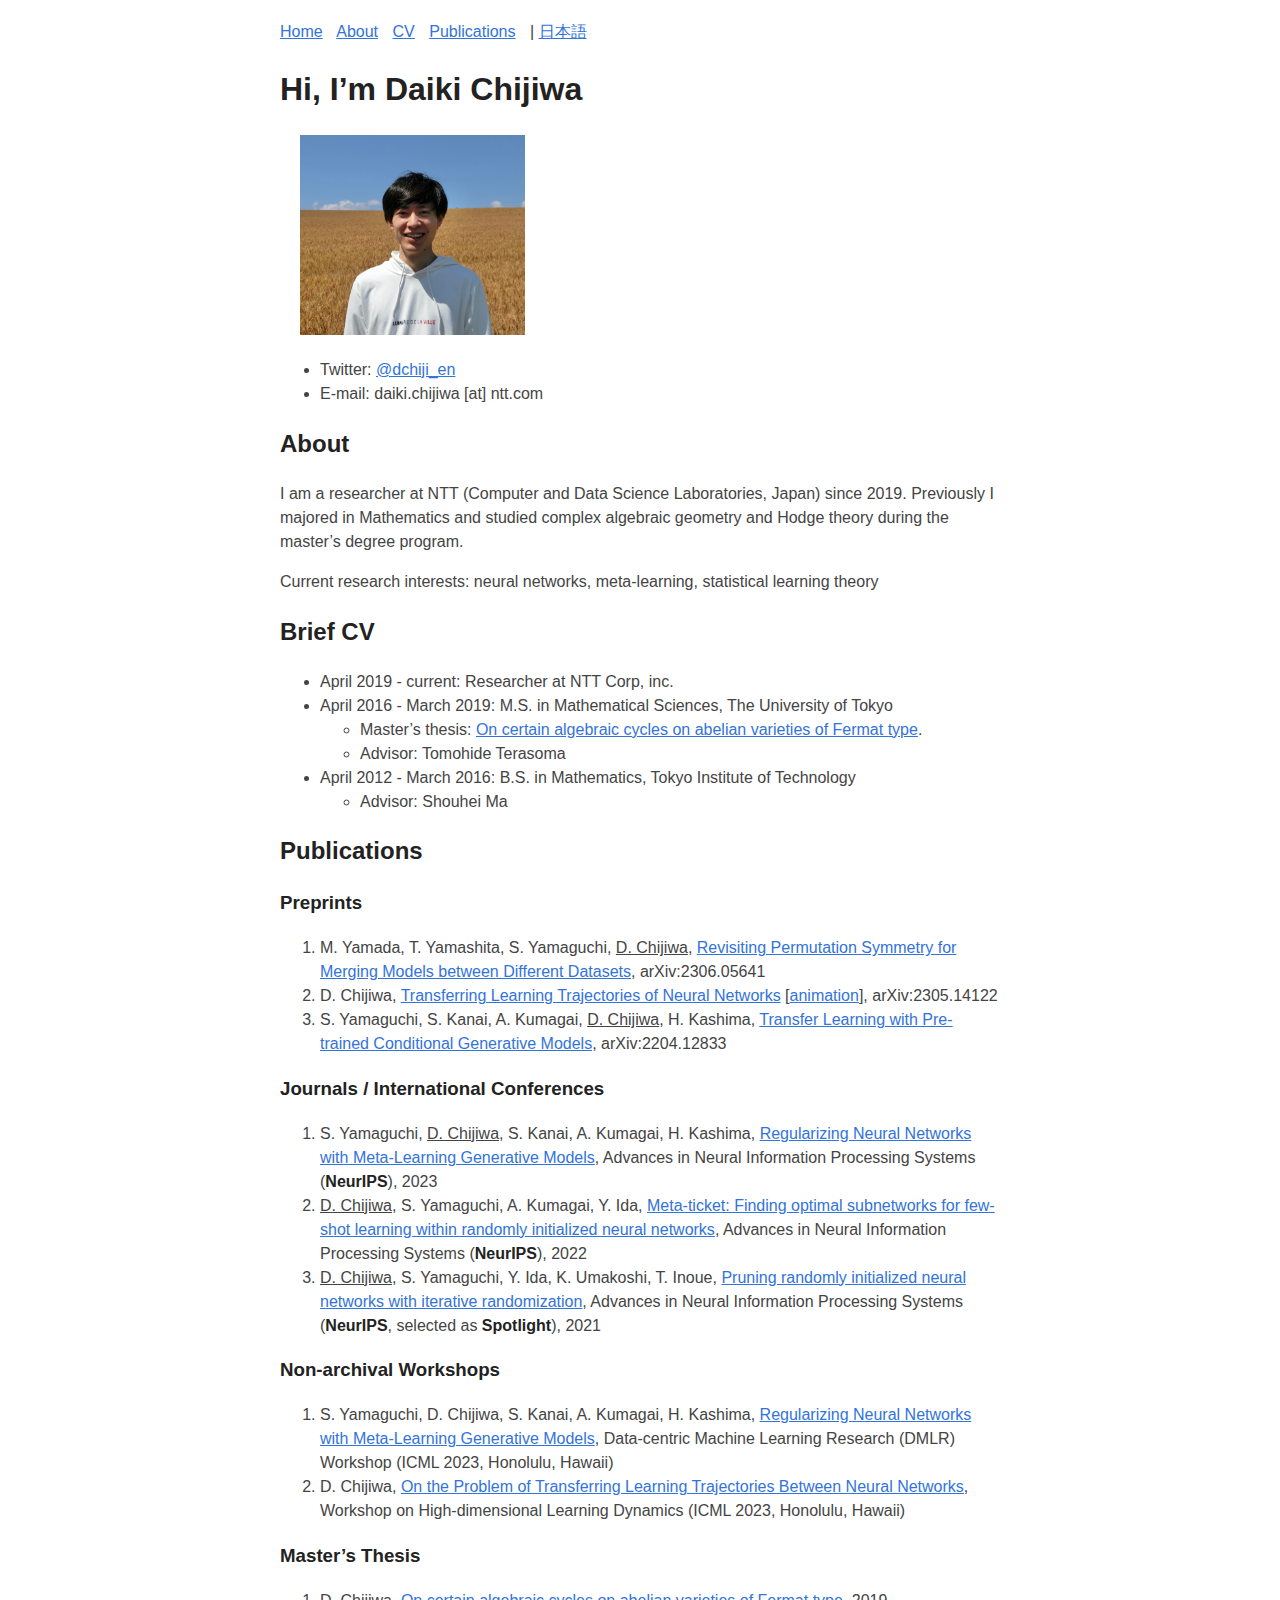
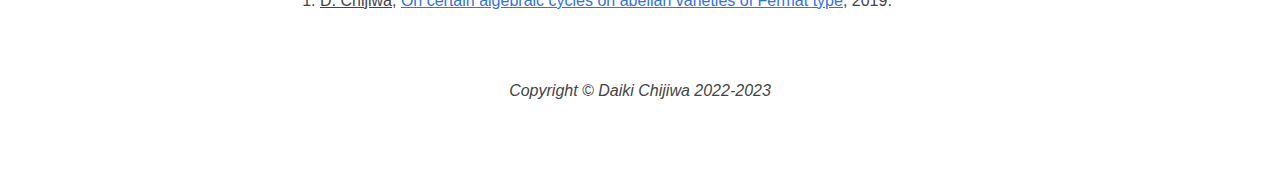
<file: index.html>
<!DOCTYPE html><html lang="en" dir="ltr"><head><meta charset="UTF-8"><meta name="viewport" content="width=device-width, initial-scale=1.0"><meta http-equiv="X-UA-Compatible" content="ie=edge"><title>Daiki Chijiwa | Daiki Chijiwa</title><meta name="description" content="personal homepage"><link rel="shortcut icon" href="/assets/favicon.ico" type="image/x-icon"><link rel="icon" href="/assets/favicon.ico" type="image/x-icon"><link href='/feed.xml' rel='alternate' type='application/atom+xml'><link rel="canonical" href="/"><link rel="stylesheet" href="/assets/style.css"><body><main> <!--<h2 class="title">Daiki Chijiwa</h2>--><nav> <a href="/">Home</a> <a href="/#about">About</a> <a href="/#cv">CV</a> <a href="/#publications">Publications</a> | <a href="/ja">日本語</a></nav><h1 id="hi-im-daiki-chijiwa">Hi, I’m Daiki Chijiwa</h1><div class="profile-container"> <img src="/assets/hokkaido.jpg" height="200px" alt="Me" /></div><ul><li>Twitter: <a href="https://twitter.com/dchiji_en" target="_blank">@dchiji_en</a><li>E-mail: daiki.chijiwa [at] ntt.com</ul><h2 id="about">About</h2><p>I am a researcher at NTT (Computer and Data Science Laboratories, Japan) since 2019. Previously I majored in Mathematics and studied complex algebraic geometry and Hodge theory during the master’s degree program.</p><p>Current research interests: neural networks, meta-learning, statistical learning theory</p><h2 id="cv">Brief CV</h2><ul><li>April 2019 - current: Researcher at NTT Corp, inc.<li>April 2016 - March 2019: M.S. in Mathematical Sciences, The University of Tokyo<ul><li>Master’s thesis: <a href="/assets/master_thesis_20190117.pdf" target="_blank" rel="noopener noreferrer">On certain algebraic cycles on abelian varieties of Fermat type</a>.<li>Advisor: Tomohide Terasoma</ul><li>April 2012 - March 2016: B.S. in Mathematics, Tokyo Institute of Technology<ul><li>Advisor: Shouhei Ma</ul></ul><h2 id="publications">Publications</h2><h3 id="preprints">Preprints</h3><ol><li>M. Yamada, T. Yamashita, S. Yamaguchi, <u>D. Chijiwa</u>, <a href="https://arxiv.org/abs/2306.05641" target="_blank" rel="noopener noreferrer">Revisiting Permutation Symmetry for Merging Models between Different Datasets</a>, arXiv:2306.05641<li>D. Chijiwa, <a href="https://arxiv.org/abs/2305.14122" target="_blank" rel="noopener noreferrer">Transferring Learning Trajectories of Neural Networks</a> [<a href="https://twitter.com/dchiji_en/status/1684827075939852288">animation</a>], arXiv:2305.14122<li>S. Yamaguchi, S. Kanai, A. Kumagai, <u>D. Chijiwa</u>, H. Kashima, <a href="https://arxiv.org/abs/2204.12833" target="_blank" rel="noopener noreferrer">Transfer Learning with Pre-trained Conditional Generative Models</a>, arXiv:2204.12833</ol><h3 id="journals--international-conferences">Journals / International Conferences</h3><ol><li>S. Yamaguchi, <u>D. Chijiwa</u>, S. Kanai, A. Kumagai, H. Kashima, <a href="https://arxiv.org/abs/2307.13899" target="_blank" rel="noopener noreferrer">Regularizing Neural Networks with Meta-Learning Generative Models</a>, Advances in Neural Information Processing Systems (<strong>NeurIPS</strong>), 2023<li><u>D. Chijiwa</u>, S. Yamaguchi, A. Kumagai, Y. Ida, <a href="https://openreview.net/forum?id=Cr4_3ptitj" target="_blank" rel="noopener noreferrer">Meta-ticket: Finding optimal subnetworks for few-shot learning within randomly initialized neural networks</a>, Advances in Neural Information Processing Systems (<strong>NeurIPS</strong>), 2022<li><u>D. Chijiwa</u>, S. Yamaguchi, Y. Ida, K. Umakoshi, T. Inoue, <a href="https://openreview.net/forum?id=QCPY2eMXYs" target="_blank" rel="noopener noreferrer">Pruning randomly initialized neural networks with iterative randomization</a>, Advances in Neural Information Processing Systems (<strong>NeurIPS</strong>, selected as <strong>Spotlight</strong>), 2021</ol><h3 id="non-archival-workshops">Non-archival Workshops</h3><ol><li>S. Yamaguchi, D. Chijiwa, S. Kanai, A. Kumagai, H. Kashima, <a href="https://dmlr.ai/accepted/" target="_blank" rel="noopener noreferrer">Regularizing Neural Networks with Meta-Learning Generative Models</a>, Data-centric Machine Learning Research (DMLR) Workshop (ICML 2023, Honolulu, Hawaii)<li>D. Chijiwa, <a href="https://sites.google.com/view/hidimlearning/papers" target="_blank" rel="noopener noreferrer">On the Problem of Transferring Learning Trajectories Between Neural Networks</a>, Workshop on High-dimensional Learning Dynamics (ICML 2023, Honolulu, Hawaii)</ol><h3 id="masters-thesis">Master’s Thesis</h3><ol><li><u>D. Chijiwa</u>, <a href="/assets/master_thesis_20190117.pdf" target="_blank" rel="noopener noreferrer">On certain algebraic cycles on abelian varieties of Fermat type</a>, 2019.</ol></main><footer class="bottom-footer"> <!-- <span class="mini-note">You've reached the end of the page. Good job!</span> --> <!--<nav class="sans"><hr><p><label class="menu-icon" for="menu-btn">Menu</label></p><ul class="site-nav"><li><a href="/">Home</a><li><a href="/blog">Blog</a><li><a href="/designs">Designs</a><li><a href="/about">About</a><li><a href="https://canisee.xyz" title="Confirm your vision functionality">[Can I See]</a></ul></nav>--> <i> Copyright © Daiki Chijiwa 2022-2023 </i></footer>
</file>
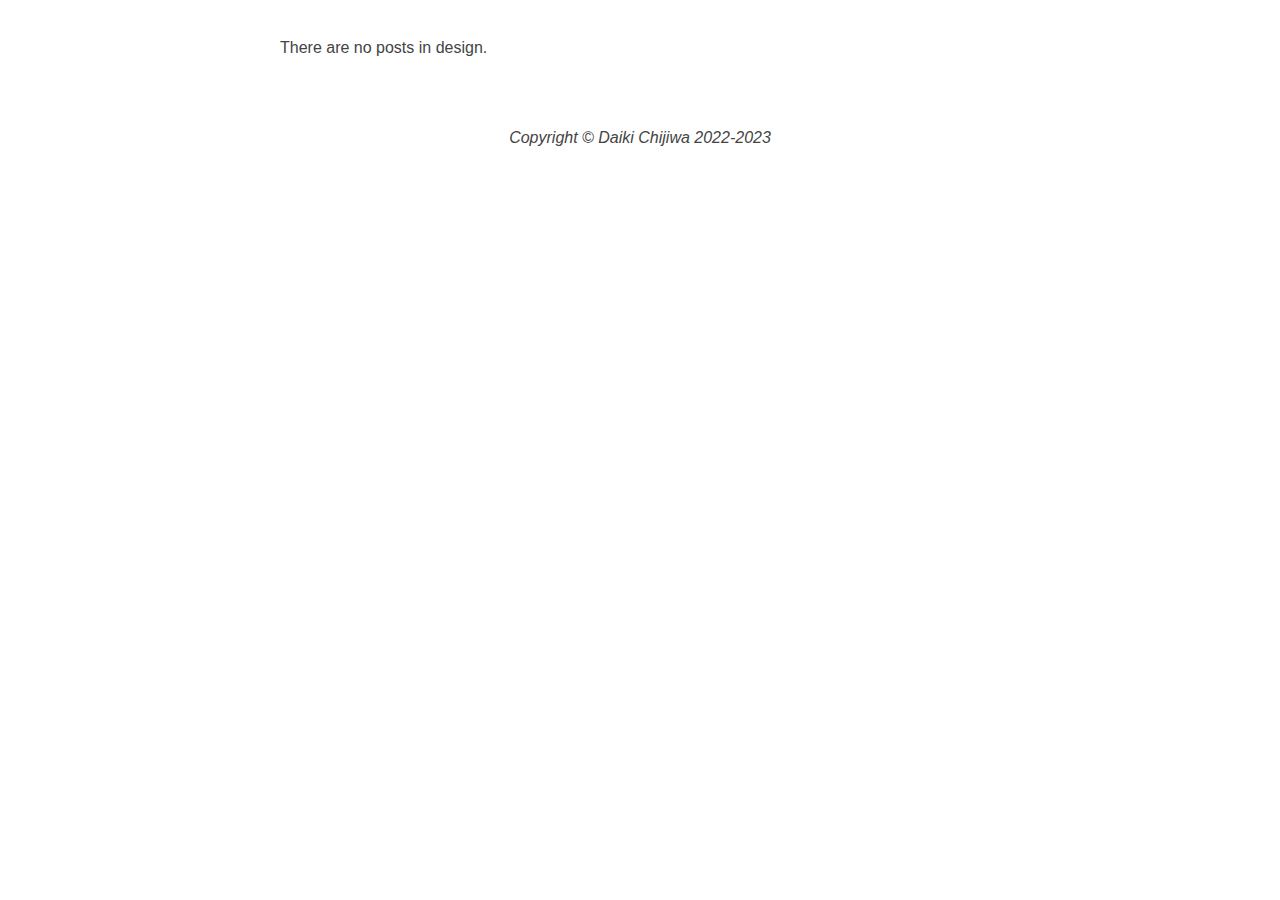
<file: tagged/design/index.html>
<!DOCTYPE html><html lang="en" dir="ltr"><head><meta charset="UTF-8"><meta name="viewport" content="width=device-width, initial-scale=1.0"><meta http-equiv="X-UA-Compatible" content="ie=edge"><title>Design | Daiki Chijiwa</title><meta name="description" content="personal homepage"><link rel="shortcut icon" href="/assets/favicon.ico" type="image/x-icon"><link rel="icon" href="/assets/favicon.ico" type="image/x-icon"><link href='/feed.xml' rel='alternate' type='application/atom+xml'><link rel="canonical" href="/tagged/design/"><link rel="stylesheet" href="/assets/style.css"><body><main> <!--<h2 class="title">Daiki Chijiwa</h2>--><p> There are no posts in design.</p></main><footer class="bottom-footer"> <!-- <span class="mini-note">You've reached the end of the page. Good job!</span> --> <!--<nav class="sans"><hr><p><label class="menu-icon" for="menu-btn">Menu</label></p><ul class="site-nav"><li><a href="/">Home</a><li><a href="/blog">Blog</a><li><a href="/designs">Designs</a><li><a href="/about">About</a><li><a href="https://canisee.xyz" title="Confirm your vision functionality">[Can I See]</a></ul></nav>--> <i> Copyright © Daiki Chijiwa 2022-2023 </i></footer>
</file>
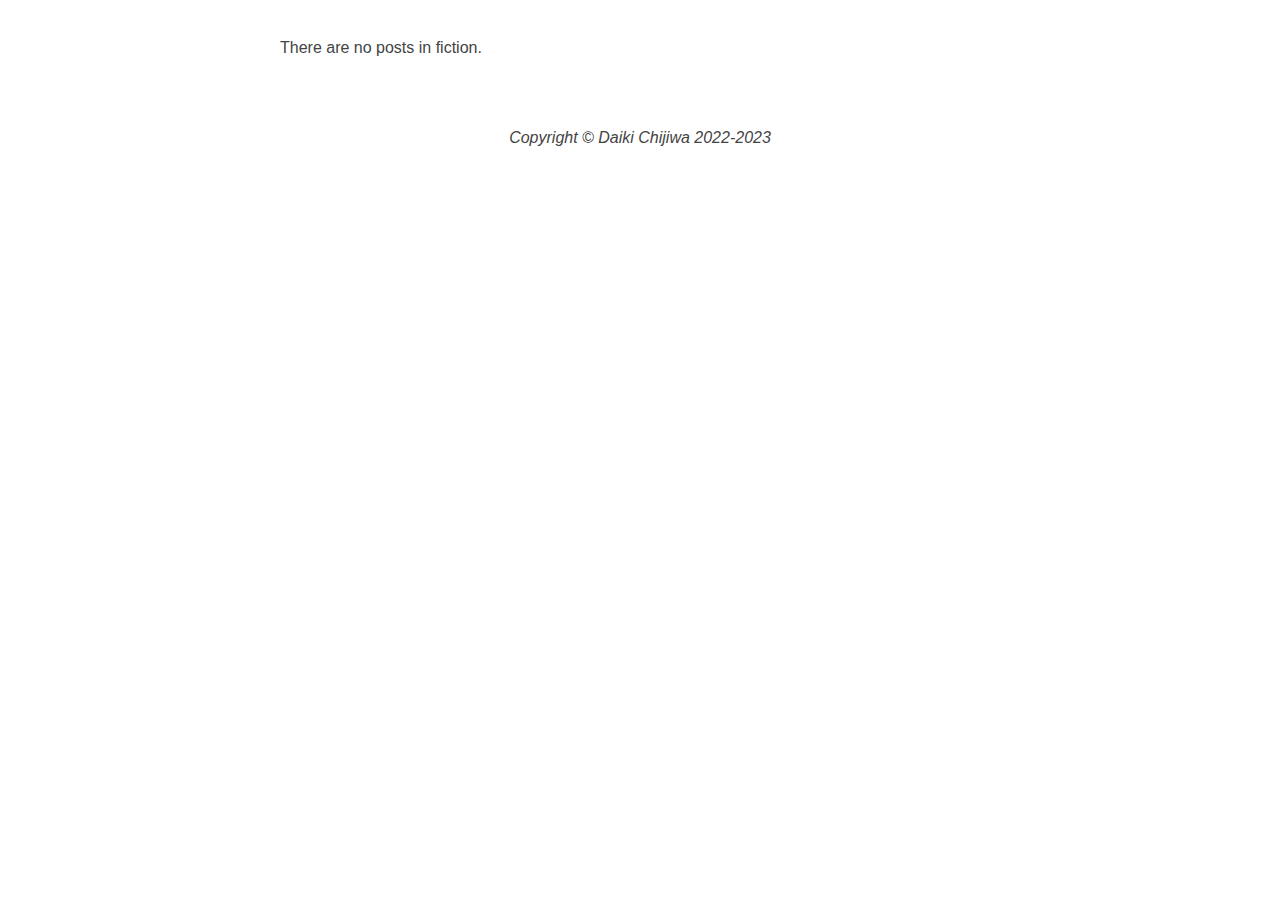
<file: tagged/fiction/index.html>
<!DOCTYPE html><html lang="en" dir="ltr"><head><meta charset="UTF-8"><meta name="viewport" content="width=device-width, initial-scale=1.0"><meta http-equiv="X-UA-Compatible" content="ie=edge"><title>Fiction | Daiki Chijiwa</title><meta name="description" content="personal homepage"><link rel="shortcut icon" href="/assets/favicon.ico" type="image/x-icon"><link rel="icon" href="/assets/favicon.ico" type="image/x-icon"><link href='/feed.xml' rel='alternate' type='application/atom+xml'><link rel="canonical" href="/tagged/fiction/"><link rel="stylesheet" href="/assets/style.css"><body><main> <!--<h2 class="title">Daiki Chijiwa</h2>--><p> There are no posts in fiction.</p></main><footer class="bottom-footer"> <!-- <span class="mini-note">You've reached the end of the page. Good job!</span> --> <!--<nav class="sans"><hr><p><label class="menu-icon" for="menu-btn">Menu</label></p><ul class="site-nav"><li><a href="/">Home</a><li><a href="/blog">Blog</a><li><a href="/designs">Designs</a><li><a href="/about">About</a><li><a href="https://canisee.xyz" title="Confirm your vision functionality">[Can I See]</a></ul></nav>--> <i> Copyright © Daiki Chijiwa 2022-2023 </i></footer>
</file>
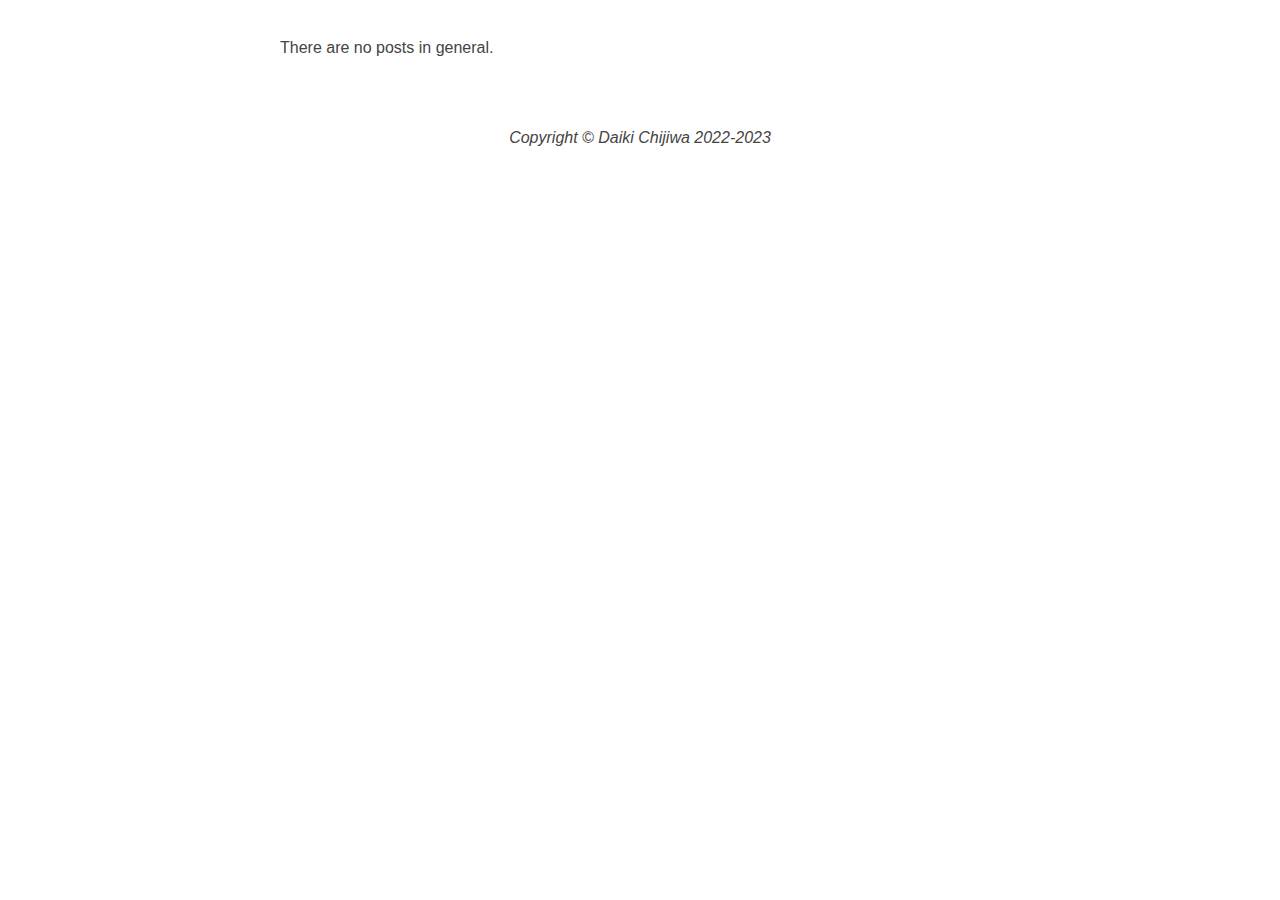
<file: tagged/general/index.html>
<!DOCTYPE html><html lang="en" dir="ltr"><head><meta charset="UTF-8"><meta name="viewport" content="width=device-width, initial-scale=1.0"><meta http-equiv="X-UA-Compatible" content="ie=edge"><title>General | Daiki Chijiwa</title><meta name="description" content="personal homepage"><link rel="shortcut icon" href="/assets/favicon.ico" type="image/x-icon"><link rel="icon" href="/assets/favicon.ico" type="image/x-icon"><link href='/feed.xml' rel='alternate' type='application/atom+xml'><link rel="canonical" href="/tagged/general/"><link rel="stylesheet" href="/assets/style.css"><body><main> <!--<h2 class="title">Daiki Chijiwa</h2>--><p> There are no posts in general.</p></main><footer class="bottom-footer"> <!-- <span class="mini-note">You've reached the end of the page. Good job!</span> --> <!--<nav class="sans"><hr><p><label class="menu-icon" for="menu-btn">Menu</label></p><ul class="site-nav"><li><a href="/">Home</a><li><a href="/blog">Blog</a><li><a href="/designs">Designs</a><li><a href="/about">About</a><li><a href="https://canisee.xyz" title="Confirm your vision functionality">[Can I See]</a></ul></nav>--> <i> Copyright © Daiki Chijiwa 2022-2023 </i></footer>
</file>
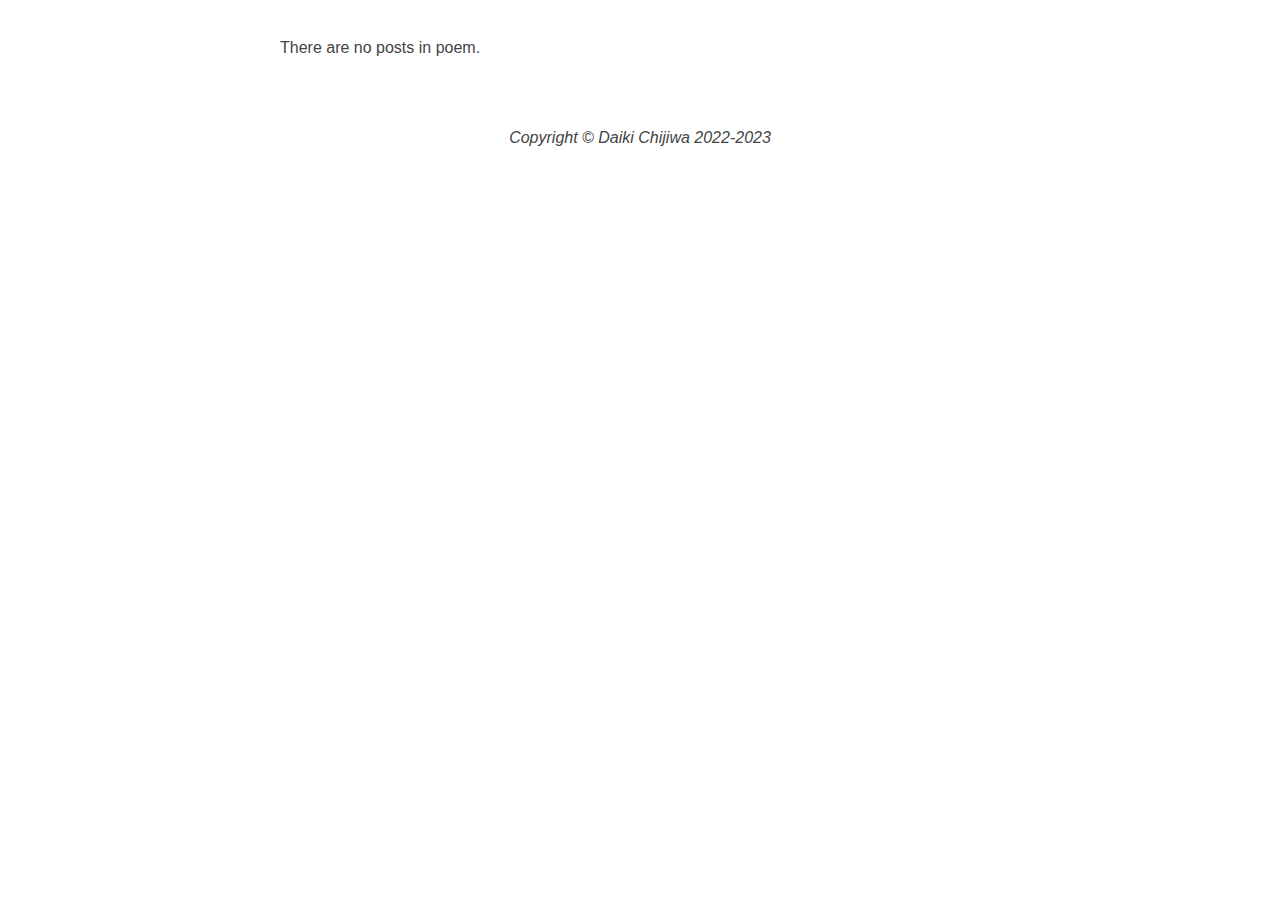
<file: tagged/poem/index.html>
<!DOCTYPE html><html lang="en" dir="ltr"><head><meta charset="UTF-8"><meta name="viewport" content="width=device-width, initial-scale=1.0"><meta http-equiv="X-UA-Compatible" content="ie=edge"><title>Poem | Daiki Chijiwa</title><meta name="description" content="personal homepage"><link rel="shortcut icon" href="/assets/favicon.ico" type="image/x-icon"><link rel="icon" href="/assets/favicon.ico" type="image/x-icon"><link href='/feed.xml' rel='alternate' type='application/atom+xml'><link rel="canonical" href="/tagged/poem/"><link rel="stylesheet" href="/assets/style.css"><body><main> <!--<h2 class="title">Daiki Chijiwa</h2>--><p> There are no posts in poem.</p></main><footer class="bottom-footer"> <!-- <span class="mini-note">You've reached the end of the page. Good job!</span> --> <!--<nav class="sans"><hr><p><label class="menu-icon" for="menu-btn">Menu</label></p><ul class="site-nav"><li><a href="/">Home</a><li><a href="/blog">Blog</a><li><a href="/designs">Designs</a><li><a href="/about">About</a><li><a href="https://canisee.xyz" title="Confirm your vision functionality">[Can I See]</a></ul></nav>--> <i> Copyright © Daiki Chijiwa 2022-2023 </i></footer>
</file>
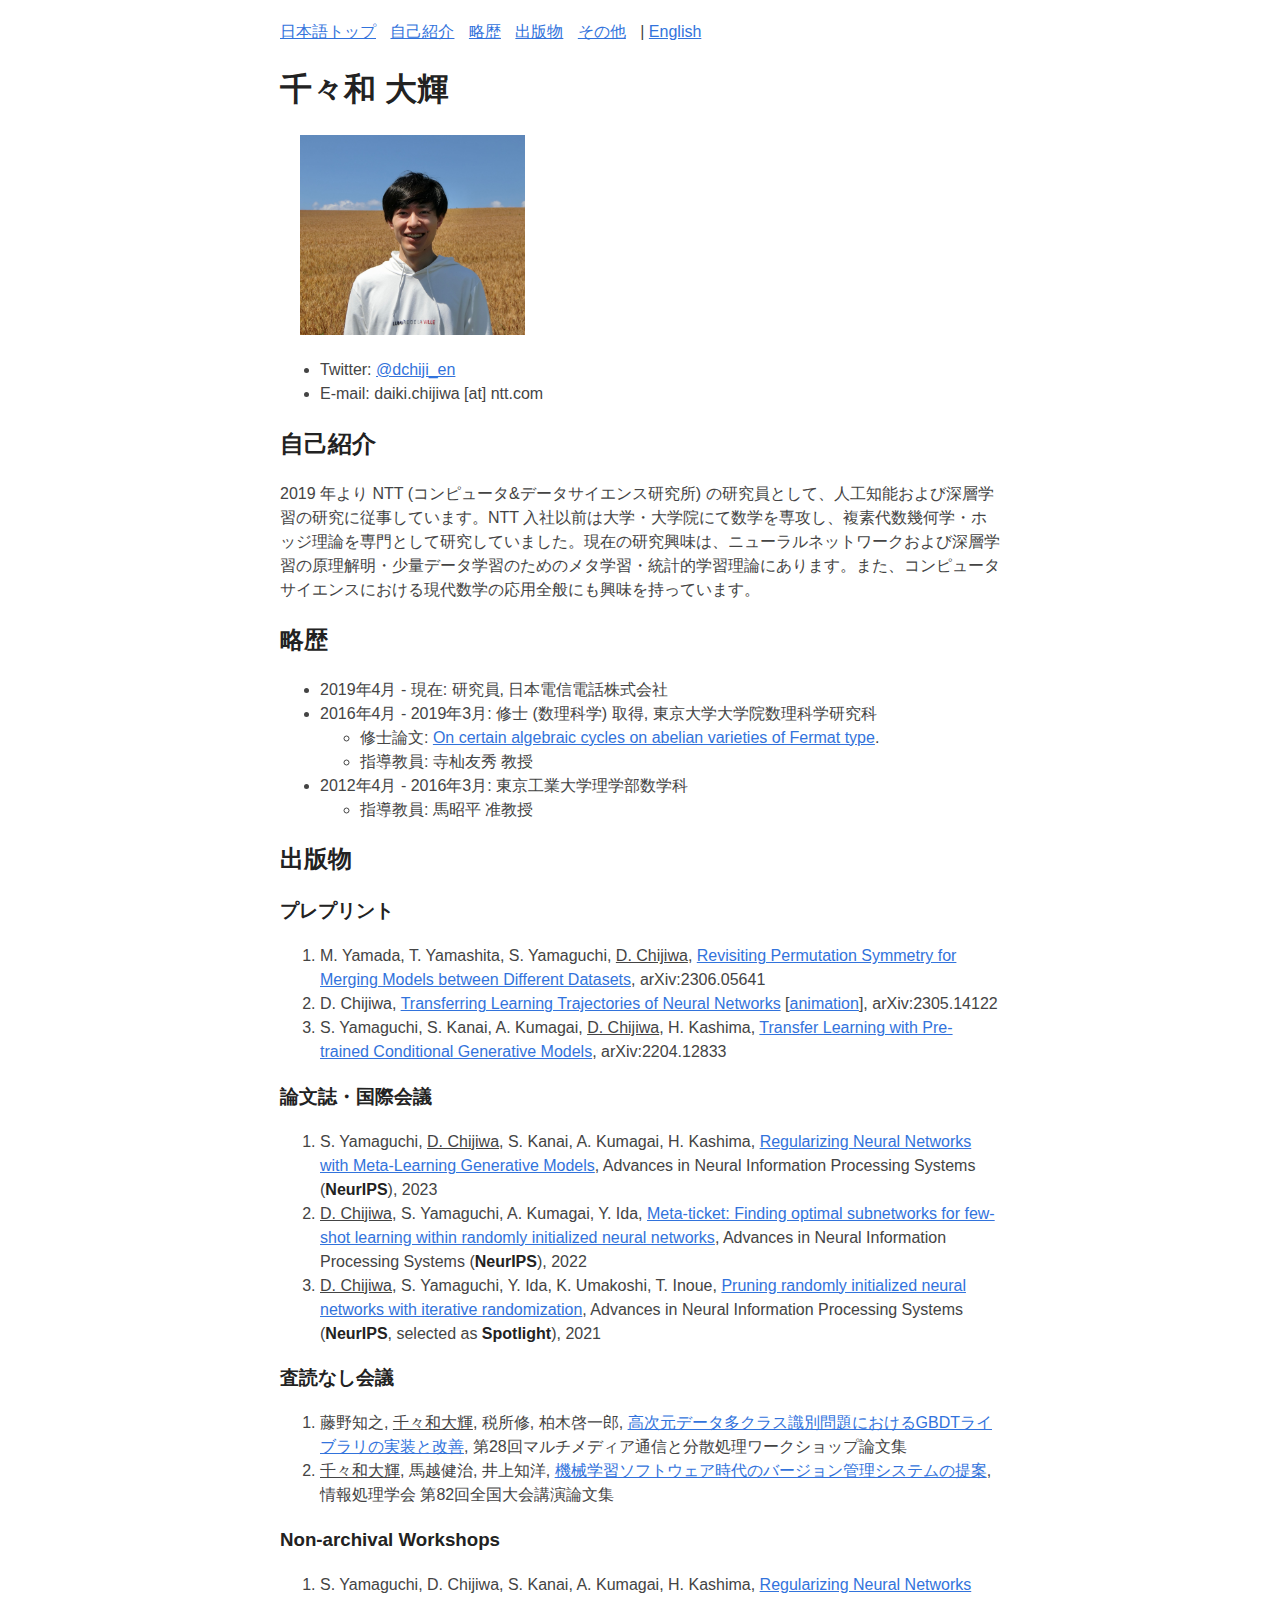
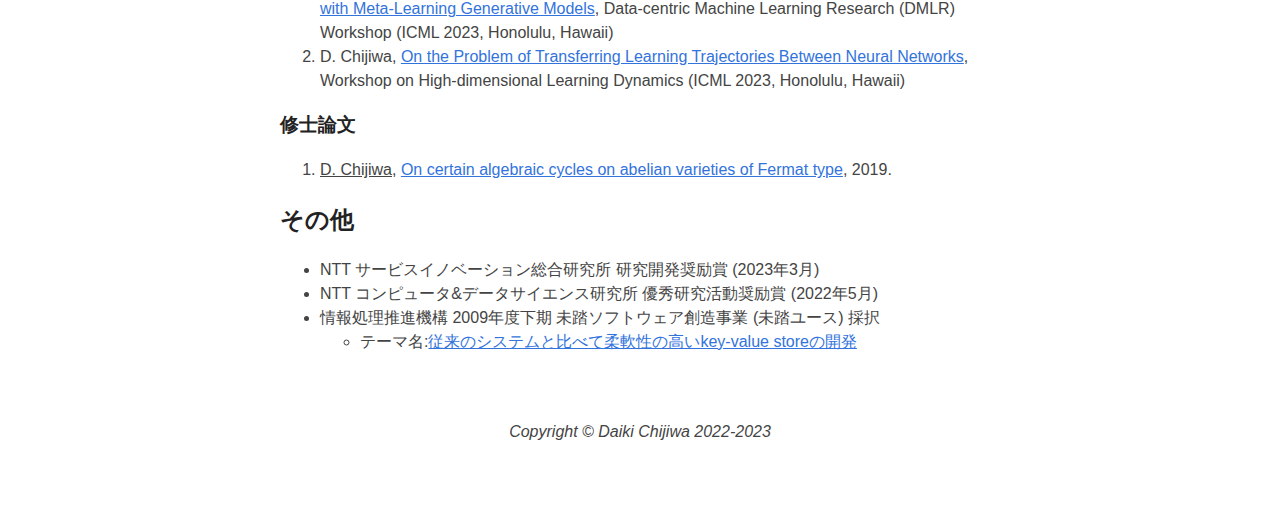
<file: ja.html>
<!DOCTYPE html><html lang="ja" dir="ltr"><head><meta charset="UTF-8"><meta name="viewport" content="width=device-width, initial-scale=1.0"><meta http-equiv="X-UA-Compatible" content="ie=edge"><title>Daiki Chijiwa (日本語) | Daiki Chijiwa</title><meta name="description" content="personal homepage"><link rel="shortcut icon" href="/assets/favicon.ico" type="image/x-icon"><link rel="icon" href="/assets/favicon.ico" type="image/x-icon"><link href='/feed.xml' rel='alternate' type='application/atom+xml'><link rel="canonical" href="/ja.html"><link rel="stylesheet" href="/assets/style.css"><body><main> <!--<h2 class="title">Daiki Chijiwa</h2>--><nav> <a href="/ja">日本語トップ</a> <a href="/ja#about">自己紹介</a> <a href="/ja#cv">略歴</a> <a href="/ja#publications">出版物</a> <a href="/ja#misc">その他</a> | <a href="/">English</a></nav><h1 id="千々和-大輝">千々和 大輝</h1><div class="profile-container"> <img src="/assets/hokkaido.jpg" height="200px" alt="Me" /></div><ul><li>Twitter: <a href="https://twitter.com/dchiji_en" target="_blank&quot;">@dchiji_en</a><li>E-mail: daiki.chijiwa [at] ntt.com</ul><h2 id="about">自己紹介</h2><p>2019 年より NTT (コンピュータ&amp;データサイエンス研究所) の研究員として、人工知能および深層学習の研究に従事しています。NTT 入社以前は大学・大学院にて数学を専攻し、複素代数幾何学・ホッジ理論を専門として研究していました。現在の研究興味は、ニューラルネットワークおよび深層学習の原理解明・少量データ学習のためのメタ学習・統計的学習理論にあります。また、コンピュータサイエンスにおける現代数学の応用全般にも興味を持っています。</p><h2 id="cv">略歴</h2><ul><li>2019年4月 - 現在: 研究員, 日本電信電話株式会社<li>2016年4月 - 2019年3月: 修士 (数理科学) 取得, 東京大学大学院数理科学研究科<ul><li>修士論文: <a href="/assets/master_thesis_20190117.pdf" target="_blank" rel="noopener noreferrer">On certain algebraic cycles on abelian varieties of Fermat type</a>.<li>指導教員: 寺杣友秀 教授</ul><li>2012年4月 - 2016年3月: 東京工業大学理学部数学科<ul><li>指導教員: 馬昭平 准教授</ul></ul><h2 id="publications">出版物</h2><h3 id="プレプリント">プレプリント</h3><ol><li>M. Yamada, T. Yamashita, S. Yamaguchi, <u>D. Chijiwa</u>, <a href="https://arxiv.org/abs/2306.05641" target="_blank" rel="noopener noreferrer">Revisiting Permutation Symmetry for Merging Models between Different Datasets</a>, arXiv:2306.05641<li>D. Chijiwa, <a href="https://arxiv.org/abs/2305.14122" target="_blank" rel="noopener noreferrer">Transferring Learning Trajectories of Neural Networks</a> [<a href="https://twitter.com/dchiji_en/status/1684827075939852288">animation</a>], arXiv:2305.14122<li>S. Yamaguchi, S. Kanai, A. Kumagai, <u>D. Chijiwa</u>, H. Kashima, <a href="https://arxiv.org/abs/2204.12833" target="_blank" rel="noopener noreferrer">Transfer Learning with Pre-trained Conditional Generative Models</a>, arXiv:2204.12833</ol><h3 id="論文誌国際会議">論文誌・国際会議</h3><ol><li>S. Yamaguchi, <u>D. Chijiwa</u>, S. Kanai, A. Kumagai, H. Kashima, <a href="https://arxiv.org/abs/2307.13899" target="_blank" rel="noopener noreferrer">Regularizing Neural Networks with Meta-Learning Generative Models</a>, Advances in Neural Information Processing Systems (<strong>NeurIPS</strong>), 2023<li><u>D. Chijiwa</u>, S. Yamaguchi, A. Kumagai, Y. Ida, <a href="https://openreview.net/forum?id=Cr4_3ptitj" target="_blank" rel="noopener noreferrer">Meta-ticket: Finding optimal subnetworks for few-shot learning within randomly initialized neural networks</a>, Advances in Neural Information Processing Systems (<strong>NeurIPS</strong>), 2022<li><u>D. Chijiwa</u>, S. Yamaguchi, Y. Ida, K. Umakoshi, T. Inoue, <a href="https://openreview.net/forum?id=QCPY2eMXYs" target="_blank" rel="noopener noreferrer">Pruning randomly initialized neural networks with iterative randomization</a>, Advances in Neural Information Processing Systems (<strong>NeurIPS</strong>, selected as <strong>Spotlight</strong>), 2021</ol><h3 id="査読なし会議">査読なし会議</h3><ol><li>藤野知之, <u>千々和大輝</u>, 税所修, 柏木啓一郎, <a href="https://ipsj.ixsq.nii.ac.jp/ej/?action=pages_view_main&amp;active_action=repository_view_main_item_detail&amp;item_id=207610&amp;item_no=1&amp;page_id=13&amp;block_id=8" target="_blank" rel="noopener noreferrer">高次元データ多クラス識別問題におけるGBDTライブラリの実装と改善</a>, 第28回マルチメディア通信と分散処理ワークショップ論文集<li><u>千々和大輝</u>, 馬越健治, 井上知洋, <a href="https://ipsj.ixsq.nii.ac.jp/ej/index.php?active_action=repository_view_main_item_detail&amp;page_id=13&amp;block_id=8&amp;item_id=205026&amp;item_no=1" target="_blank" rel="noopener noreferrer">機械学習ソフトウェア時代のバージョン管理システムの提案</a>, 情報処理学会 第82回全国大会講演論文集</ol><h3 id="non-archival-workshops">Non-archival Workshops</h3><ol><li>S. Yamaguchi, D. Chijiwa, S. Kanai, A. Kumagai, H. Kashima, <a href="https://dmlr.ai/accepted/" target="_blank" rel="noopener noreferrer">Regularizing Neural Networks with Meta-Learning Generative Models</a>, Data-centric Machine Learning Research (DMLR) Workshop (ICML 2023, Honolulu, Hawaii)<li>D. Chijiwa, <a href="https://sites.google.com/view/hidimlearning/papers" target="_blank" rel="noopener noreferrer">On the Problem of Transferring Learning Trajectories Between Neural Networks</a>, Workshop on High-dimensional Learning Dynamics (ICML 2023, Honolulu, Hawaii)</ol><h3 id="修士論文">修士論文</h3><ol><li><u>D. Chijiwa</u>, <a href="/assets/master_thesis_20190117.pdf" target="_blank" rel="noopener noreferrer">On certain algebraic cycles on abelian varieties of Fermat type</a>, 2019.</ol><h2 id="misc">その他</h2><ul><li>NTT サービスイノベーション総合研究所 研究開発奨励賞 (2023年3月)<li>NTT コンピュータ&amp;データサイエンス研究所 優秀研究活動奨励賞 (2022年5月)<li>情報処理推進機構 2009年度下期 未踏ソフトウェア創造事業 (未踏ユース) 採択<ul><li>テーマ名:<a href="https://www.ipa.go.jp/jinzai/mitou/2009/2009_2/youth/gaiyou/kk-1.html" target="_blank" rel="noopener noreferrer">従来のシステムと比べて柔軟性の高いkey-value storeの開発</a></ul></ul></main><footer class="bottom-footer"> <!-- <span class="mini-note">You've reached the end of the page. Good job!</span> --> <!--<nav class="sans"><hr><p><label class="menu-icon" for="menu-btn">Menu</label></p><ul class="site-nav"><li><a href="/">Home</a><li><a href="/blog">Blog</a><li><a href="/designs">Designs</a><li><a href="/about">About</a><li><a href="https://canisee.xyz" title="Confirm your vision functionality">[Can I See]</a></ul></nav>--> <i> Copyright © Daiki Chijiwa 2022-2023 </i></footer>
</file>
<file: assets/style.css>
body {
    font-family: Verdana, sans-serif;
    margin: auto;
    padding: 20px;
    max-width: 720px;
    text-align: left;
    background-color: #fff;
    word-wrap: break-word;
    overflow-wrap: break-word;
    line-height: 1.5;
    color: #444;
}

/* Hide scrollbar for Chrome, Safari and Opera */
html::-webkit-scrollbar {
    display: none;
}

/* Hide scrollbar for IE, Edge and Firefox */
html {
    -ms-overflow-style: none;
    /* IE and Edge */
    scrollbar-width: none;
    /* Firefox */
}

h1,
h2,
h3,
h4,
h5,
h6,
strong,
b {
    color: #222;
}

a {
    color: #3273dc;
    cursor: pointer;
    text-decoration: underline;
    /*color: #ff5e6c;*/
}

.title {
    text-decoration: none;
    border: 0;
}

.title h1 {
    font-size: 1.5em;
}

.title span {
    font-weight: 400;
}

.bear::before {
    content: "ᕦʕ •ᴥ•ʔᕤ";
    font-weight: 400;
}

.bear:hover::before {
    content: "ᕙʕ ಠᴥಠʔᕗ";
    font-weight: 400;
}

nav a {
    margin-right: 10px;
}

textarea,
input:not([type="submit"]) {
    background-color: inherit;
    color: inherit;
    border: 1px dashed;
    padding: 5px;
    font-size: 16px;
}

.full-width textarea,
.full-width input:not([type="submit"], [type="checkbox"], [type="radio"]) {
    width: calc(100% - 15px);
}

.nav-image {
    height: 3.14rem;
    border-radius: 12.5%;
}

textarea:required,
input:required:not([type="submit"]) {
    border: 1px solid;
}

textarea.full-screen {
    position: fixed;
    background-color: white;
    top: -2px;
    bottom: -2px;
    left: 0;
    width: calc(100vw - 30px);
    max-width: 720px;
    border: 10px solid;
    border-width: 10px calc(50vw - 370px);
}

@media only screen and (max-width: 750px) {
    textarea.full-screen {
        border-width: 10px;
    }
}

button.floating {
    position: fixed;
    bottom: 20px;
    right: 25px;
}

button#toggle-full-screen {
    float: right;
}

content {
    line-height: 1.6;
}

table {
    width: 100%;
}

hr {
    border-top: 1px dashed;
}

img {
    max-width: 100%;
}

code {
    font-family: monospace;
    padding: 2px;
    background-color: #f2f2f2;
    color: #222;
    border-radius: 3px;
}

.highlight,
.code {
    padding: 1px 15px;
    background-color: #f2f2f2;
    color: #222;
    border-radius: 3px;
    margin-block-start: 1em;
    margin-block-end: 1em;
    overflow:auto;
}

blockquote {
    border-left: 1px solid #999;
    color: #222;
    padding-left: 20px;
    font-style: italic;
}

footer {
    padding: 25px 0;
    text-align: left;
}

.helptext {
    color: #777;
    font-size: small;
}

.errorlist {
    color: #eba613;
    font-size: small;
}

#id_favicon {
    width: 20px;
    text-align: center;
}

#date-range,
#initial-values,
#import-contacts {
    display: none;
}

#date-range:target,
#initial-values:target,
#import-contacts:target {
    display: block;
}

/* dashboard post list and analytics */
ul.post-list {
    list-style-type: none;
    padding: unset;
}

ul.post-list li {
    display: flex;
    padding: 10px 0;
    border-bottom: 1px dashed;
}

ul.post-list li span {
    flex: 0 0 130px;
}

ul.post-list li span.number {
    flex: 0 0 50px;
}

ul.post-list li a {
    flex: max-content;
}

ul.post-list li small {
    text-align: right;
    flex: 0 0 115px;
}

/* blog posts */
ul.blog-posts {
    list-style-type: none;
    padding: unset;
}

ul.blog-posts li {
    display: flex;
}

ul.blog-posts li span {
    flex: 0 0 130px;
}

ul.blog-posts li a:visited {
    color: #8b6fcb;
}

/* discovery feed */
ul.discover-posts {
    list-style-type: none;
    padding: unset;
}

ul.discover-posts li {
    display: flex;
    line-height: 1.2;
}

ul.discover-posts li span {
    flex: 0 0 40px;
}

ul.discover-posts li a:visited {
    color: #8b6fcb;
}

ul.discover-posts li div {
    padding-bottom: 8px;
}

ul.discover-posts li small {
    color: #777 !important;
}

ul.discover-posts li small a {
    color: #777 !important;
}


@media (prefers-color-scheme: dark) {
    body {
        background-color: #01242e;
        color: #ddd;
    }

    h1,
    h2,
    h3,
    h4,
    h5,
    h6,
    strong,
    b {
        color: #eee;
    }

    a {
        color: #8cc2dd;
    }

    code {
        background-color: #777;
    }

    pre code {
        color: #ddd;
    }

    blockquote {
        color: #ccc;
    }

    .helptext {
        color: #aaa;
    }
}



ul.blog-posts {
    padding-bottom: 0.61803rem;
}

ul.blog-posts li {
    padding-top: 0.61803rem;
}

small a {
    padding-right: 0.61803rem;
}

hr {
    border: 1.61803px solid;
}

body:hover {
    border-image: ;
    border-width: 0;
}


small a {
    padding-right: 0.61803rem;
}

.bottom-footer {
    padding: 50px;
    text-align: center;
}

.profile-container {
    padding-left: 20px;
}
</file>
